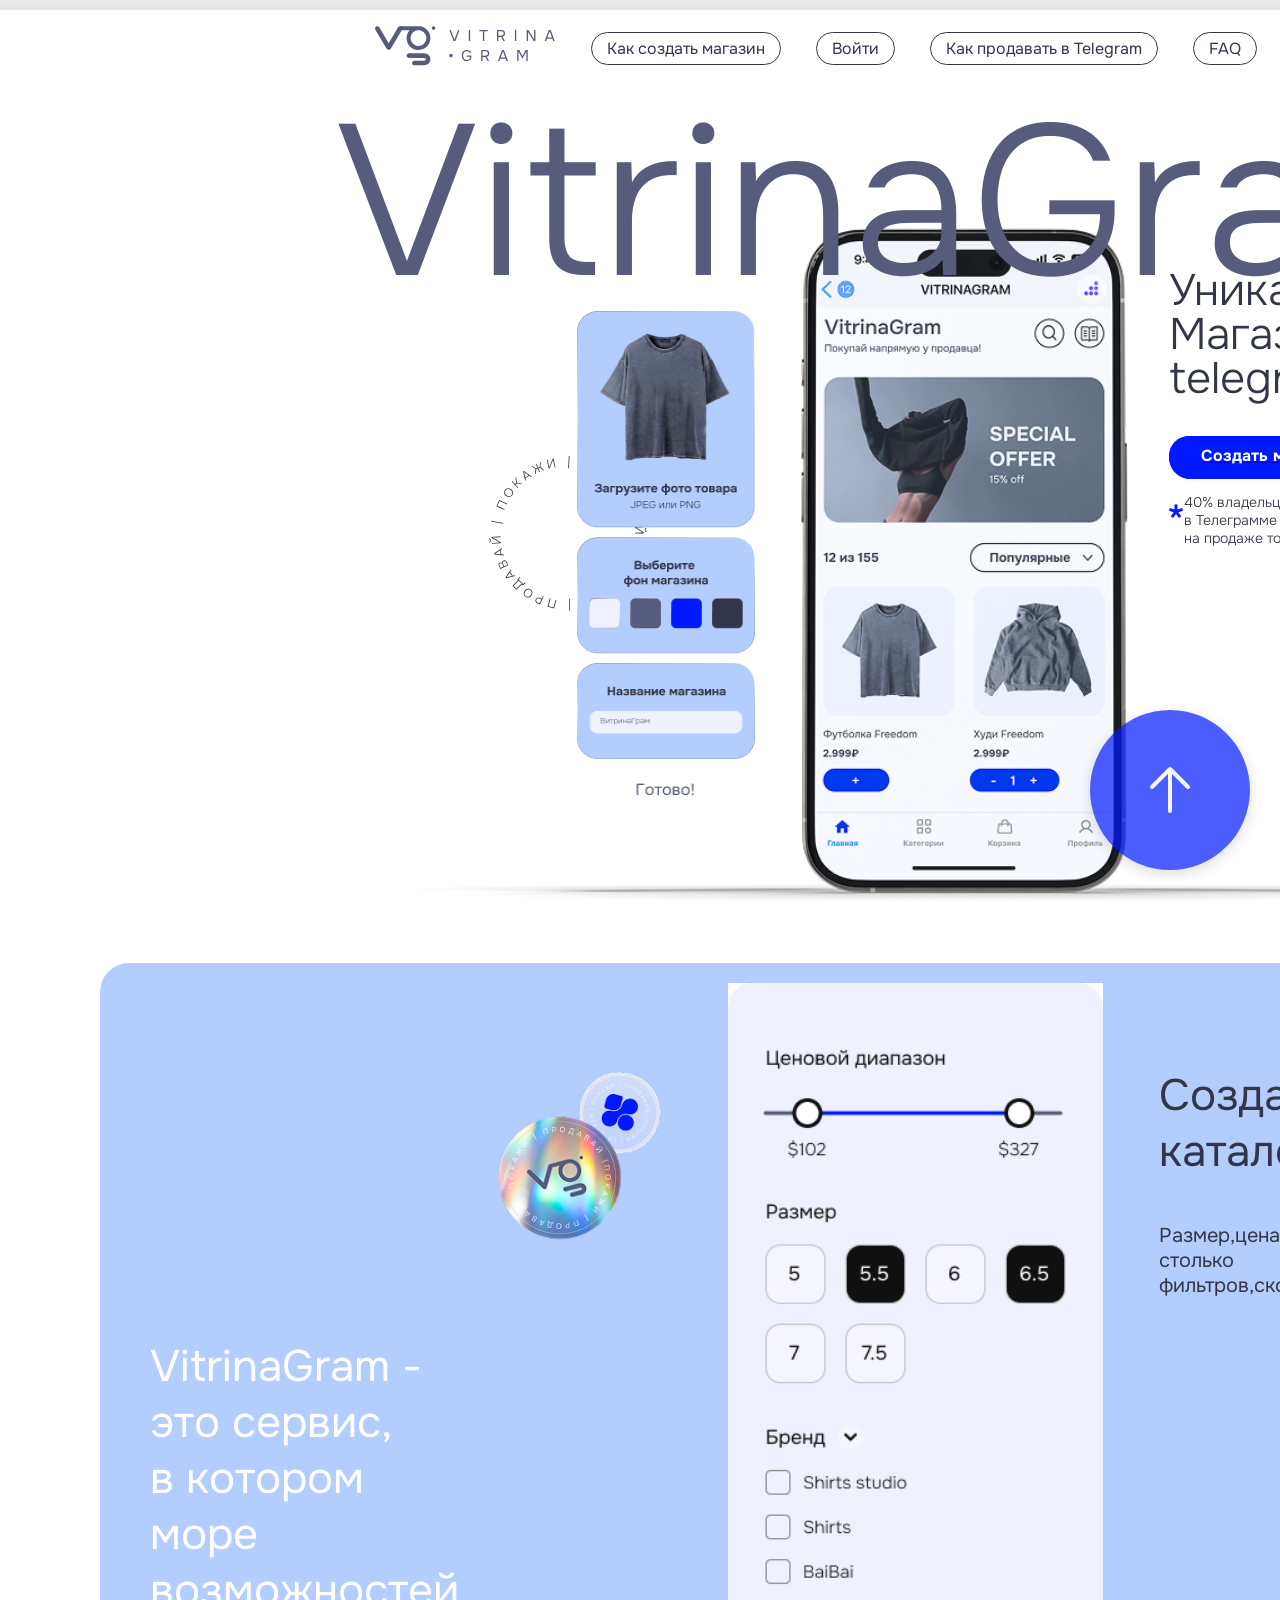
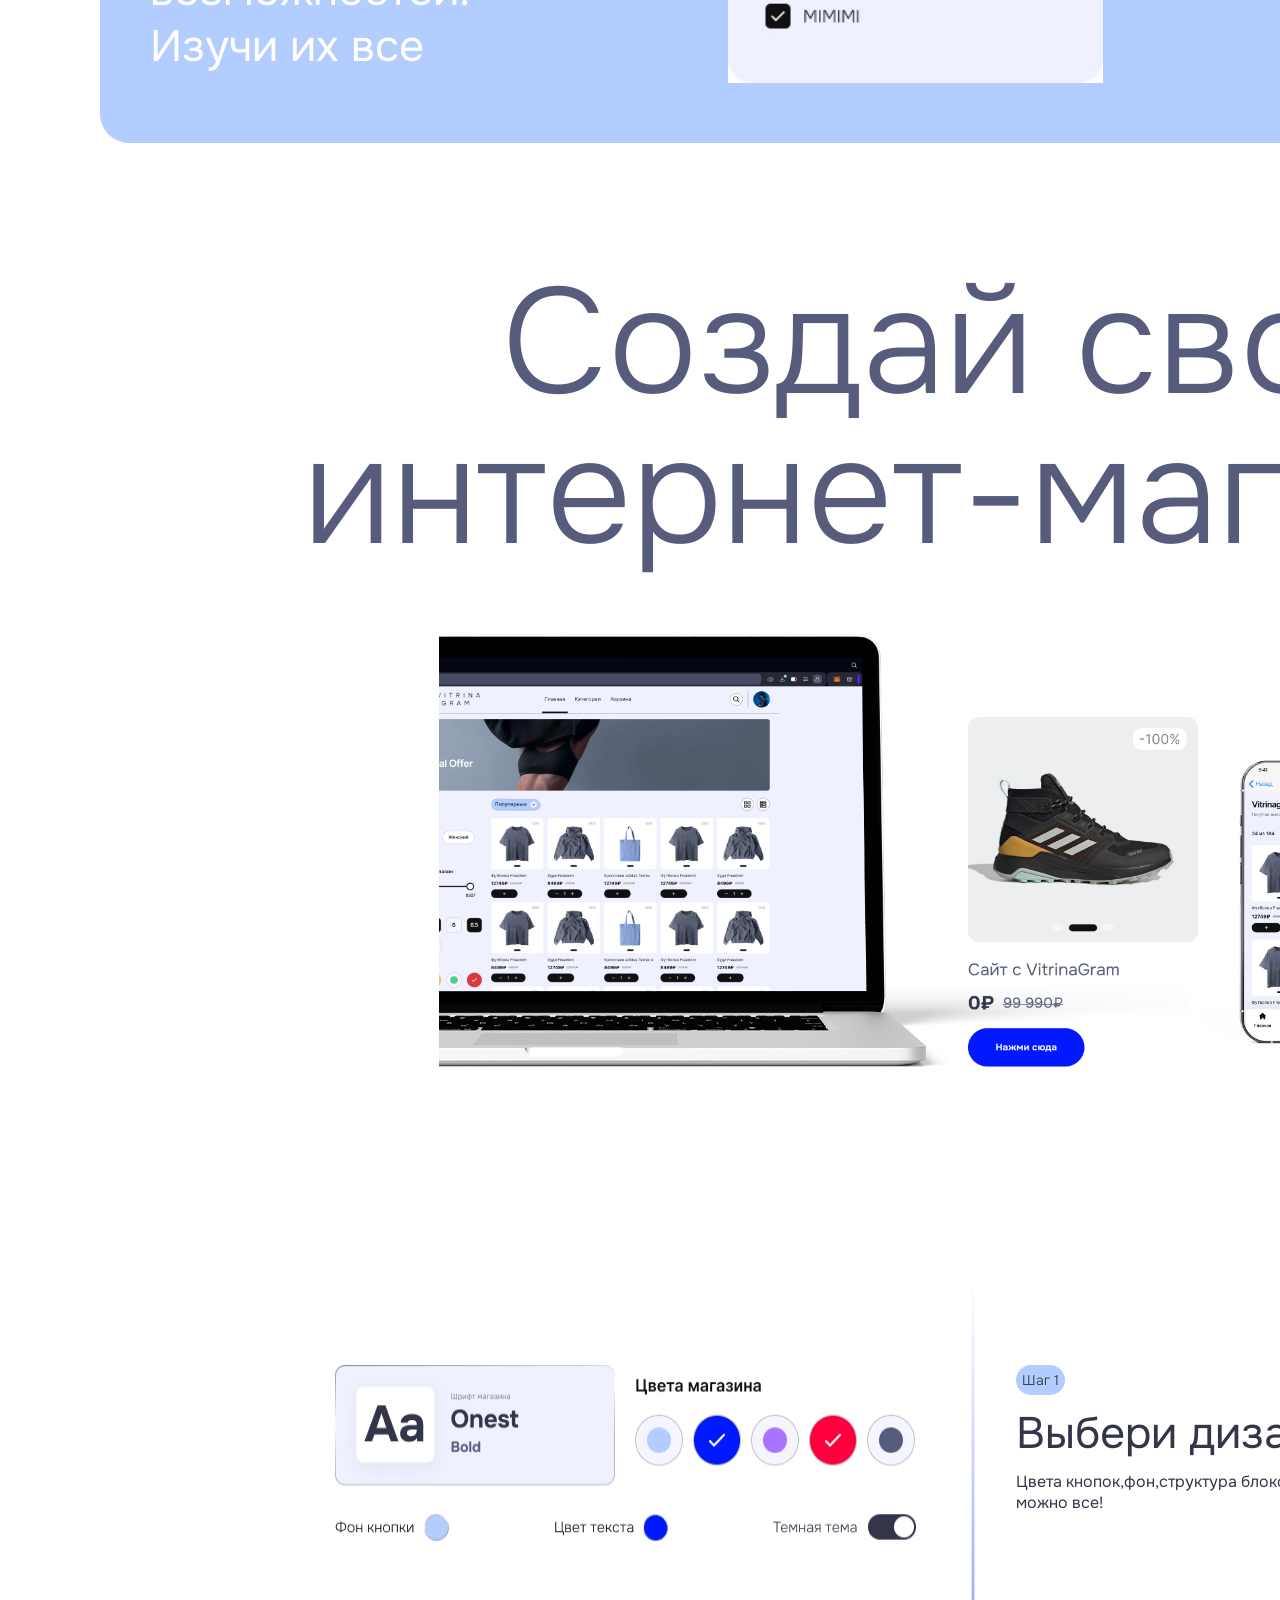
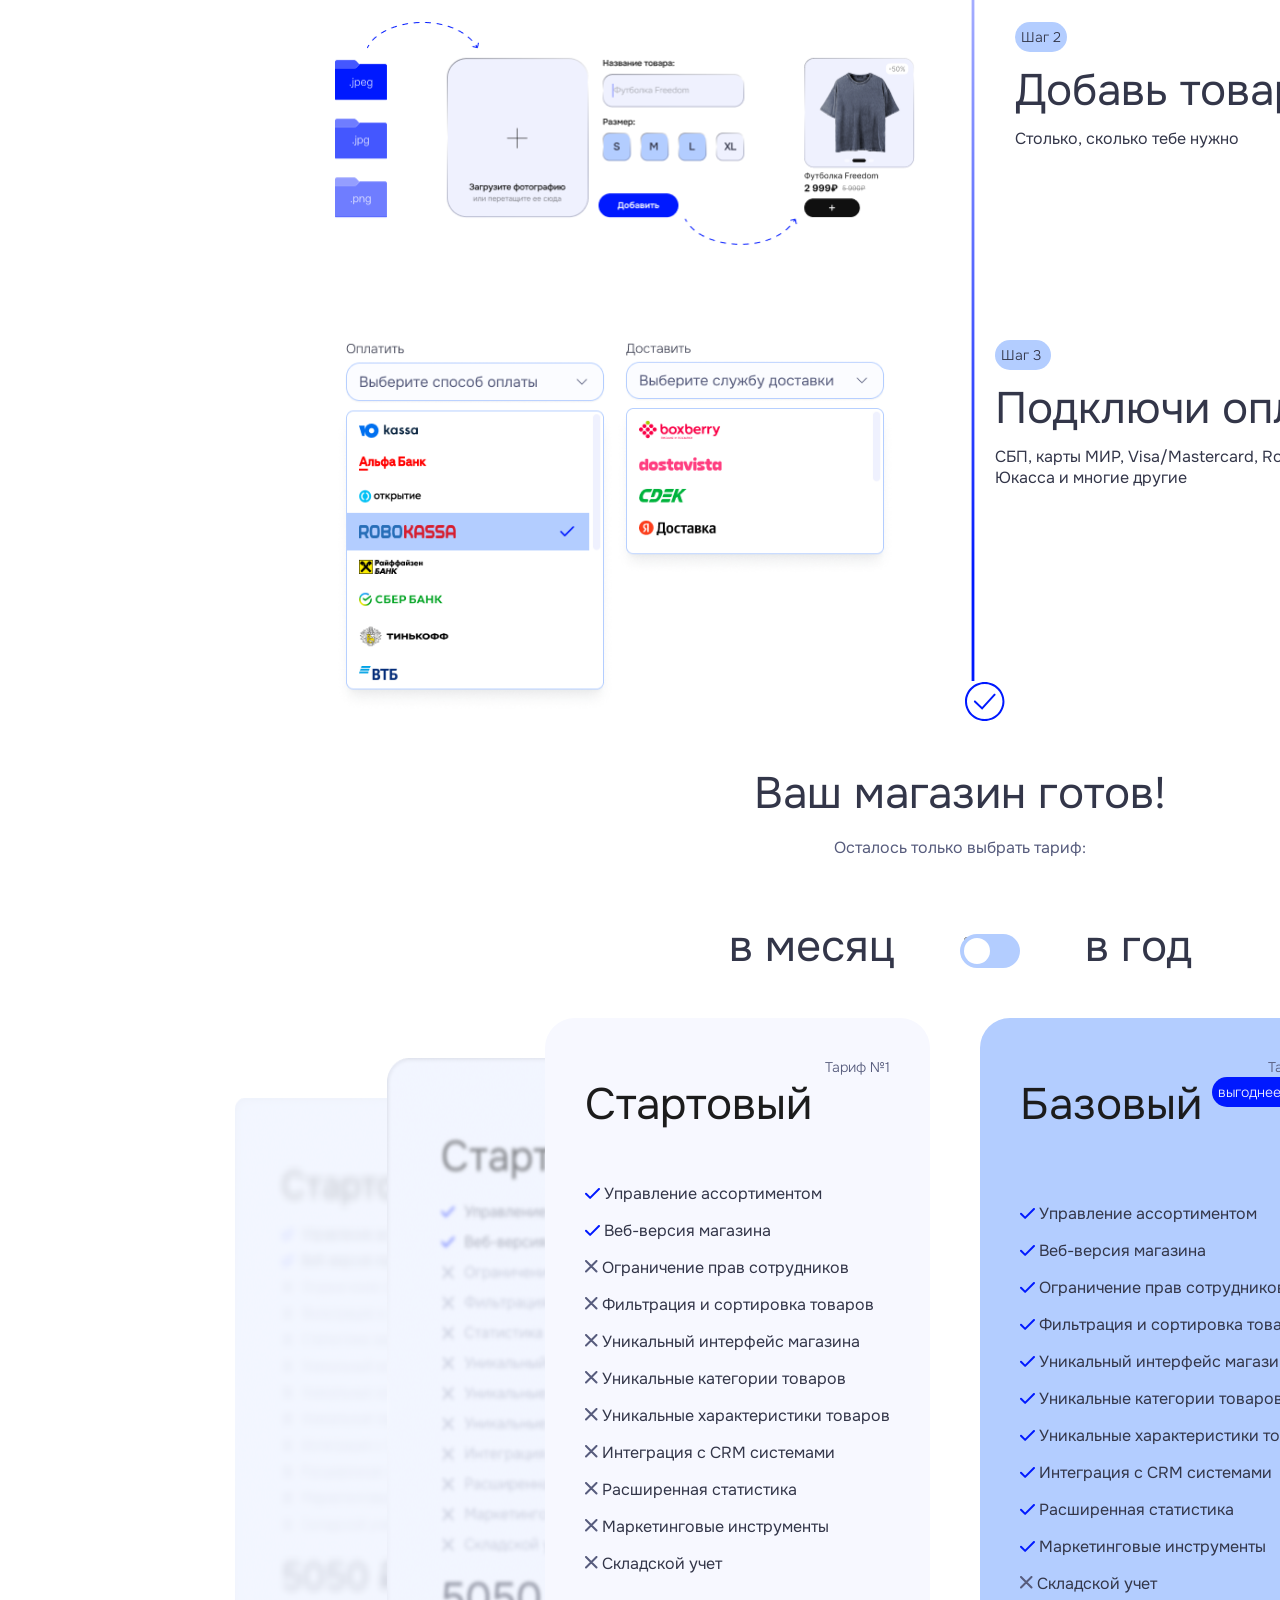
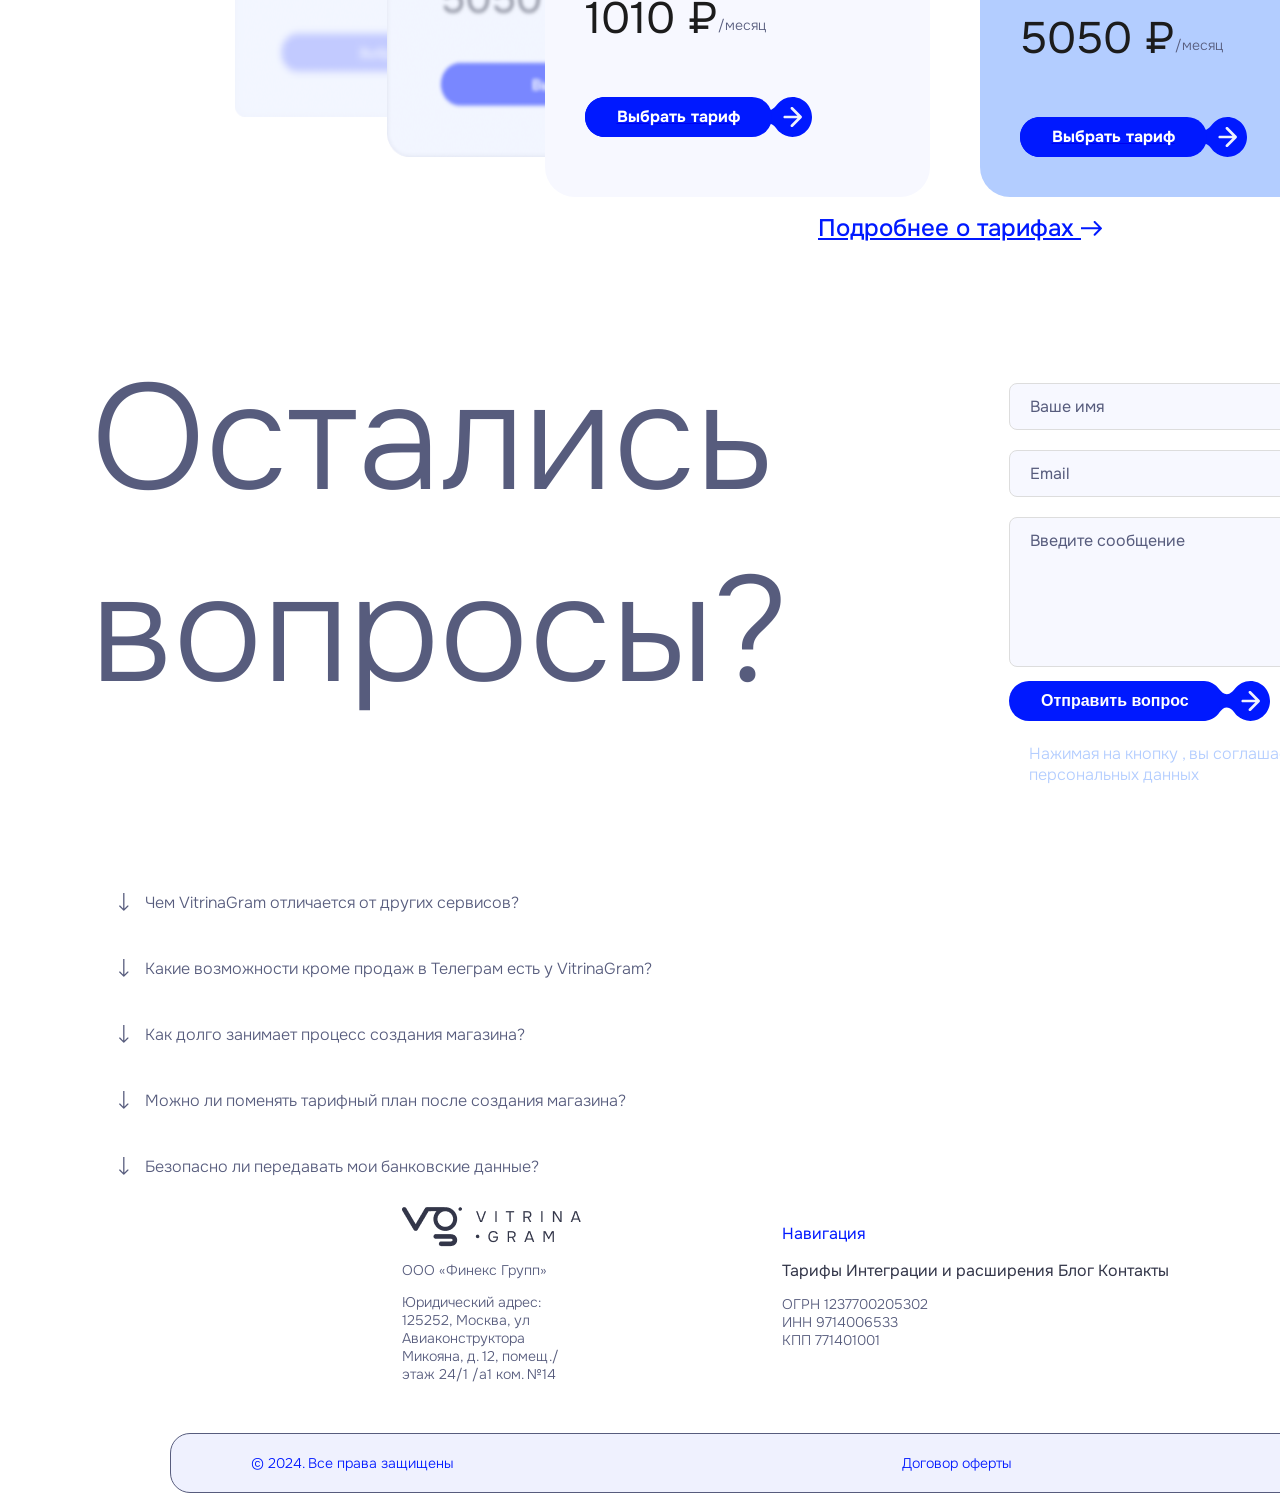
<file: index.html>
<!DOCTYPE html>
<html lang="ru">

<head>
    <meta charset="UTF-8">
    <meta name="viewport" content="width=device-width, initial-scale=1.0">
    <title>Document</title>
    <link rel="stylesheet" href="styles/style.css">
    <link rel="stylesheet" href="styles/fonts.css">
</head>

<body>
    <div class="applications" hidden>
        <section class="application">
            <div class="application__wrap">
                <h3 class="application__title"> Войдите в свой аккаунт</h3>
                <img class="click" src="images/strelkaotvnavopr.svg" alt="str">
            </div>
            <form action="123" class="application__form">
                <input class="application__input" type="text" placeholder="Имя">
                <input class="application__input" type="tel" placeholder="Телефон">
                <input class="application__input" type="email" placeholder="E-mail">
                <button class="application__button">Войти</button>
            </form>
        </section>
    </div>
    <div id="page-top">
        <header class="global-conteiner">
            <div class="conteiner">
                <nav class="nav">
                    <nav class="nav" id="mobileNav">
                        <ul class="list">
                            <li><a class="vitrinka" href="123"><img src="images/nazv.svg" alt="Витрина грам"></a></li>
                            <li class="item_sa"><a href="123">Как создать магазин</a></li>
                            <li class="item_sa"><button class="welcome__button">Войти</button></li>
                            <li class="item"><a href="123">Как продавать в Telegram</a></li>
                            <li class="item"><a href="123">FAQ</a></li>
                            <li class="item"><a href="123">Тарифы</a></li>
                            <li class="item"><a href="123">Контакты</a></li>
                        </ul>
                    </nav>
                </nav>
            </div>
        </header>
    </div>

    <div class="global-conteiner1">
        <div class="conteiner">
            <section class="section">
                <h1>VitrinaGram</h1>
                <div class="seller">
                    <img class="sell" src="images/sloganpokrugu.svg" alt="Продавай покажи">
                    <img class="download" src="images/tovar.png" alt="Загрузите фото товара" width="178" height="489">
                    <img class="phoness" src="images/phone1.png" alt="Телефон" width="1500" height="900">
                    <div class="panel">
                        <h2>Уникальный<br>Магазин в твоём<br>telegram-канале</h2>
                        <a class="create_shop" href="123"><span>Создать магазин</span></a>
                        <div class="create">
                            <img src="images/zvezdochka.svg" alt="Звездочка" width="15" height="15">
                            <p>40% владельцев каналов<br>в Телеграмме зарабатывают <br> на продаже товаров каждый
                                день
                            </p>
                        </div>
                    </div>
                </div>
            </section>
        </div>
    </div>
    <div class="conteinertwo">
        <section class="features">
            <div class="vitrina">
                <h2>VitrinaGram - <br>это сервис,<br>в котором море<br> возможностей.<br class="colors">Изучи их все
                </h2>
            </div>
            <div class="ikonki">
                <img class="ikon" src="images/ikon.png" alt="Иконка" width="100" height="100">
                <img class="ikonvg" src="images/ikonvg.png" alt="Иконка vg" width="150" height="150">
            </div>
            <img class="sendiap" src="images/sendiap.jpg" alt="Ценовой диапозон" width="400" height="700">
            <div class="catalog">
                <p class="create">Создавай<br> каталоги</p>
                <p class="size">Размер,цена,пол - добавь столько<br> фильтров,сколько тебе нужно</p>

            </div>
            <div class="arrow">
                <img src="images/strelkabel.svg" alt="Стрелка" width="150" height="150">
            </div>
            <div class="statistics">
                <p class="track">Отслеживай <br> статистику</p>
                <p class="order">В твоём распоряжении личный<br> кабинет со всеми показателями</p>
            </div>
            <div class="personal_accaunt">
                <img src="images/ikonkasprava.png" alt="Иконки справа">
            </div>
        </section>
    </div>

    <section class="block">
        <h2>Создай свой<br> интернет-магазин</h2>
        <div class="conteiner">
            <div class="cont">
                <img class="pk" src="images/comp1.png" alt="Компьютер" width="750" height="450">
                <img src="images/kross.png" alt="Кросовок" width="230" height="350">
                <img src="images/phone.png" alt="Телефон2" width="280" height="350">
            </div>
        </div>
    </section>
    <div class="global-conteiner">
        <section class="choice">
            <img class="check_mark" src="images/poloska.svg" alt="Полоска" width="1076" height="1000">
            <div class="design">
                <img class="check" src="images/shag1.png" alt="Цвета магазина" width="581" height="182">
                <div class="step_desk">
                    <p class="step">Шаг 1</p>
                    <p class="choise">Выбери дизайн</p>
                    <p class="change">Цвета кнопок,фон,структура блоков - менять<br> можно все!</p>
                </div>
            </div>
            <div class="products">
                <img class="check" src="images/shag2.png" alt="Добавить товар" width="580" height="223">
                <div class="step_desk">
                    <p class="step">Шаг 2</p>
                    <p class="choise">Добавь товары</p>
                    <p class="change">Столько, сколько тебе нужно</p>
                </div>
            </div>
            <div class="payment">
                <img class="check1" src="images/shag3.png" alt="Оплатить" width="280" height="372">
                <img class="check1" src="images/shag31.png" alt="Доставить" width="280" height="236">
                <div class="step_desk">
                    <p class="step">Шаг 3</p>
                    <p class="choise">Подключи оплату</p>
                    <p class="change">СБП, карты МИР, Visa/Mastercard, Robokassa, <br>Юкасса и многие другие</p>
                </div>
            </div>
            <div class="end">
                <img class="mark_circle" src="images/alochka.svg" alt="Галочка в конце">
                <p class="add">Ваш магазин готов!</p>
                <p class="need">Осталось только выбрать тариф:</p>
            </div>
        </section>
    </div>
    <section class="rate">
        <div class="period">
            <p class="month_year">в месяц</p>
            <label class="switch">
                <input type="checkbox">
                <span class="slider"></span>
            </label>
            <p class="month_year">в год</p>
        </div>

        <div class="tarif_plan">
            <img class="start-background-two" src="images/start2.png" alt="Стартовый">
            <img class="start-background" src="images/start1.png" alt="Стартовый">

            <div class="starting">
                <p class="rate-items">Тариф №1</p>
                <p class="start-base">Стартовый</p>
                <p class="items"><img src="images/galochka.svg" alt="Галочка"> Управление ассортиментом</p>
                <p class="items"><img src="images/galochka.svg" alt="Галочка"> Веб-версия магазина</p>
                <p class="items-base"><img src="images/krest.svg" alt="Галочка"> Ограничение прав сотрудников</p>
                <p class="items-base"><img src="images/krest.svg" alt="Галочка"> Фильтрация и сортировка товаров</p>
                <p class="items-base"><img src="images/krest.svg" alt="Галочка"> Уникальный интерфейс магазина</p>
                <p class="items-base"><img src="images/krest.svg" alt="Галочка"> Уникальные категории товаров</p>
                <p class="items-base"><img src="images/krest.svg" alt="Галочка"> Уникальные характеристики товаров
                </p>
                <p class="items-base"><img src="images/krest.svg" alt="Галочка"> Интеграция с CRM системами</p>
                <p class="items-base"><img src="images/krest.svg" alt="Галочка"> Расширенная статистика</p>
                <p class="items-base"><img src="images/krest.svg" alt="Галочка"> Маркетинговые инструменты</p>
                <p class="items-base"><img src="images/krest.svg" alt="Крест"> Складской учет</p>
                <div class="price">
                    <p class="start-base">1010 ₽</p>
                    <p class="rate-item">/месяц</p>

                </div>
                <a class="tariff" href="11"><span>Выбрать тариф</span></a>
            </div>

            <div class="base">
                <p class="rate-items">Тариф №2</p>
                <div class="benefits">
                    <p class="start-base">Базовый</p>
                    <p class="benefit">выгоднее на 16%</p>
                </div>
                <p class="items-base"><img src="images/galochka.svg" alt="Галочка"> Управление ассортиментом</p>
                <p class="items-base"><img src="images/galochka.svg" alt="Галочка"> Веб-версия магазина</p>
                <p class="items-base"><img src="images/galochka.svg" alt="Галочка"> Ограничение прав сотрудников</p>
                <p class="items-base"><img src="images/galochka.svg" alt="Галочка"> Фильтрация и сортировка товаров
                </p>
                <p class="items-base"><img src="images/galochka.svg" alt="Галочка"> Уникальный интерфейс магазина
                </p>
                <p class="items-base"><img src="images/galochka.svg" alt="Галочка"> Уникальные категории товаров</p>
                <p class="items-base"><img src="images/galochka.svg" alt="Галочка"> Уникальные характеристики
                    товаров
                </p>
                <p class="items-base"><img src="images/galochka.svg" alt="Галочка"> Интеграция с CRM системами</p>
                <p class="items-base"><img src="images/galochka.svg" alt="Галочка"> Расширенная статистика</p>
                <p class="items-base"><img src="images/galochka.svg" alt="Галочка"> Маркетинговые инструменты</p>
                <p class="items-base"><img src="images/krest.svg" alt="Крест"> Складской учет</p>
                <div class="price">
                    <p class="start-base">5050 ₽</p>
                    <p class="rate-item">/месяц</p>
                </div>
                <a class="tariff" href="11"><span>Выбрать тариф</span></a>
            </div>

            <img class="start-background-base" src="images/base1.png" alt="Базовый">
            <img class="start-background-base-two" src="images/baze2.png" alt="Базовый">
        </div>

        <p class="details"><a href="123">Подробнее о тарифах <img src="images/strelkasintyaa.svg" alt="Стрелка"></a>
        </p>
    </section>

    <footer class="cont">
        <div class="questions">
            <p class="other">Остались <br> вопросы?</p>
            <div class="email-form">
                <input class="name-input" type="text" name="username" placeholder="Ваше имя">
                <input class="email-input" type="email" name="email" placeholder="Email">
                <textarea class="message-input" name="message" placeholder="Введите сообщение"></textarea>
                <button class="submit-btn" type="submit"><span>Отправить вопрос</span></button>
                <p class="background-text">Нажимая на кнопку , вы соглашаетесь с политикой обработки персональных
                    данных
                </p>
            </div>
        </div>


        <div class="faq-wrapper">
            <details class="faq-item">
                <summary class="faq-question">
                    <img class="faq-arrow" src="images/vniz.svg" alt="▼">
                    <span>Чем VitrinaGram отличается от других сервисов?</span>
                </summary>
                <div class="faq-answer">
                    <p>VitrinaGram полностью интегрирован с Telegram, предлагает удобное управление товарами, низкие
                        комиссии и круглосуточную поддержку. В отличие от других сервисов, у нас нет скрытых
                        платежей.</p>
                </div>
            </details>

            <details class="faq-item">
                <summary class="faq-question">
                    <img class="faq-arrow" src="images/vniz.svg" alt="▼">
                    <span>Какие возможности кроме продаж в Телеграм есть у VitrinaGram?</span>
                </summary>
                <div class="faq-answer">
                    <p>Веб-версия магазина, интеграция с CRM, детальная статистика, маркетинговые инструменты
                        (скидки, промокоды, рассылки) и складской учет.</p>
                </div>
            </details>

            <details class="faq-item">
                <summary class="faq-question">
                    <img class="faq-arrow" src="images/vniz.svg" alt="▼">
                    <span>Как долго занимает процесс создания магазина?</span>
                </summary>
                <div class="faq-answer">
                    <p>Процесс создания магазина обычно занимает от 1 до 3 дней - все зависит от вашего количества
                        товаров, подключаемого пакета и имеющегося энтузиазма!</p>
                </div>
            </details>

            <details class="faq-item">
                <summary class="faq-question">
                    <img class="faq-arrow" src="images/vniz.svg" alt="▼">
                    <span>Можно ли поменять тарифный план после создания магазина?</span>
                </summary>
                <div class="faq-answer">
                    <p>Да, в любой момент в личном кабинете. Разница при переходе на другой тариф пересчитывается
                        автоматически.</p>
                </div>
            </details>

            <details class="faq-item">
                <summary class="faq-question">
                    <img class="faq-arrow" src="images/vniz.svg" alt="▼">
                    <span>Безопасно ли передавать мои банковские данные?</span>
                </summary>
                <div class="faq-answer">
                    <p>Да! Все данные передаются в зашифрованном виде. Мы работаем только с лицензированными
                        платежными системами (СБП, ЮKassa, Robokassa).</p>
                </div>
            </details>
        </div>
        <div class="information">
            <div class="separate">
                <div class="additional_information">
                    <img class="image" src="images/nazv2.png" alt="vitrina">
                    <p>ООО «Финекс Групп»</p>
                    Юридический адрес:<br>125252, Москва, ул <br>
                    Авиаконструктора <br> Микояна, д. 12, помещ./<br>этаж 24/1
                    /а1 ком. №14
                </div>
                <div class="navigation">
                    <p class="nav__link_active">Навигация</p>
                    <nav class="nav">
                        <a class="nav__link" href="#">Тарифы</a>
                        <a class="nav__link" href="#">Интеграции и расширения</a>
                        <a class="nav__link" href="#">Блог</a>
                        <a class="nav__link" href="#">Контакты</a>
                    </nav>
                    <p class="ogrn">ОГРН 1237700205302<br>ИНН 9714006533<br>КПП 771401001</p>
                </div>
                <div class="contact">
                    <p class="nav__link_active1">Контакты</p>
                    <nav class="contacts">
                        <a href="123">Телеграм</a>
                        <p>info@vitrinagram.ru
                        <p>+7 (925) 701-65-40</p>
                    </nav>
                </div>
            </div>
            <a class="up" href="#page-top"><img src="images/vvverh.svg" alt="Вверх"></a>
        </div>
        <div class="footer-container">
            <a href="#" class="footer-link">© 2024. Все права защищены</a>
            <a href="#" class="footer-link">Договор оферты</a>
            <a href="#" class="footer-link">Политика конфиденциальности</a>
        </div>
    </footer>
    <script src="js/script.js"></script>
</body>

</html>
</file>
<file: styles/style.css>
.list {
        display: flex;
        list-style-type: none;
        gap: 35px;
        align-items: center;
        justify-content: flex-start;

    }

    body {
        width: 1920px;
        margin: auto;
        box-shadow: 0px 0px 20px 17px #e3e3e3;
    }

    .item_sa a,
    .item a {
        font-family: 'Onest', sans-serif;
        font-weight: 400;
        color: #333649;
        text-decoration: none;
        border-radius: 35px;
        border: 1px solid #333649;
        padding: 5px 15px 5px 15px;
        font-size: 16px;
    }
.nav__link_active
    body {
        background-color: #EFF1FE;
    }

    .section h1 {
        font-size: 214px;
        line-height: 100%;
        font-weight: 300;
        color: #575C7D;
        margin: 0;
    }

    .section h2 {
        font-size: 44px;
        line-height: 100%;
        font-weight: 300;
    }

    .section p {
        font-size: 14px;
        font-weight: 300;
    }

    .create_shop {
        font-family: 'Onest', sans-serif;
        text-align: center;
        border: none;
        background-color: transparent;
        background-image: url("../images/button-with-arrow-right.svg");
        background-size: auto 100%;
        background-repeat: no-repeat;
        padding: 0 50px 3px 0;
        display: flex;
    }

    .create_shop span {
        font-size: 16px;
        line-height: 100%;
        font-weight: 700;
        padding: 12px 32px;
        background-color: #0019FF;
        color: white;
        border-radius: 50px;
    }

    .arrow {
        border-radius: 35px;
        background-color: #0019FF;
        border: none;
        padding: 5px;
        color: #EFF1FE;
    }


    .vitrina h2 {
        font-family: 'Onest', sans-serif;
        font-size: 44px;
        font-weight: 400;
        text-align: left;
        color: #FFFFFF;
        display: flex;

    }

    .create {
        font-family: 'Onest', sans-serif;
        font-size: 44px;
        font-weight: 400;
        text-align: left;
        color: #333649;
    }

    .size {
        font-family: 'Onest', sans-serif;
        font-size: 20px;
        font-weight: 400;
        text-align: left;
        color: #333649;
    }

    .order {
        font-family: 'Onest', sans-serif;
        font-size: 20px;
        font-weight: 400;
        text-align: left;
        color: #333649;
    }

    .track {
        font-family: 'Onest', sans-serif;
        font-size: 44px;
        font-weight: 400;
        text-align: left;
        color: #333649;
    }


    .block h2 {
        font-family: 'Onest', sans-serif;
        font-weight: 300;
        font-size: 150px;
        line-height: 100%;
        text-align: center;
        color: #575C7D;
    }

    .choise {
        font-family: 'Onest', sans-serif;
        font-size: 44px;
        font-weight: 400;
        text-align: left;
        color: #333649;
        margin-bottom: 10px;
        margin-top: 10px;
    }

    .change {
        font-family: 'Onest', sans-serif;
        font-size: 16px;
        font-weight: 400;
        text-align: left;
        color: #333649;
    }

    .step {
        font-family: 'Onest', sans-serif;
        color: #333649;
        font-weight: 300;
        text-align: left;
        font-size: 14px;
        border-radius: 26px;
        padding: 6px;
        background-color: #B3CDFF;
        margin: 0px 316px 0px 0px;
        display: flex;
    }

    .add {
        font-family: 'Onest', sans-serif;
        font-size: 44px;
        font-weight: 400;
        text-align: center;
        color: #333649;
        margin-bottom: 0px;
    }

    .need {
        font-family: 'Onest', sans-serif;
        font-size: 16px;
        font-weight: 400;
        text-align: center;
        color: #575C7D;
    }

    .switch {
        position: relative;
        display: inline-block;
        width: 60px;
        height: 34px;
        margin: 60px 65px 0px 65px;
    }

    .slider {
        position: absolute;
        cursor: pointer;
        top: 0;
        left: 0;
        right: 0;
        bottom: 0;
        background-color: #B3CDFF;
        border-radius: 34px;
    }

    .slider::before {
        content: "";
        position: absolute;
        height: 26px;
        width: 26px;
        left: 4px;
        bottom: 4px;
        background-color: #FFFFFF;
        border-radius: 50%;
        transition: transform 0.8s;
    }

    input:checked+.slider::before {
        transform: translateX(26px);
    }

    .month_year {
        font-family: 'Onest', sans-serif;
        font-size: 44px;
        font-weight: 400;
        text-align: right;
        color: #333649;
    }

    .starting {
        list-style-type: none;
        border-radius: 30px;
        background-color: #F7F8FF;
        padding: 40px;
        display: inline-block;
    }

    .rate-item {
        font-family: 'Onest', sans-serif;
        font-weight: 300;
        font-size: 14px;
        text-align: left;
        color: #575C7D;
    }

    .start {
        font-family: 'Onest', sans-serif;
        font-weight: 400;
        font-size: 44px;
        text-align: left;
        color: #1C1C1C;
    }

    .items {
        font-family: 'Onest', sans-serif;
        font-weight: 400;
        font-size: 16px;
        text-align: left;
        color: #333649;
    }

    .list-item {
        font-family: 'Onest', sans-serif;
        font-weight: 400;
        font-size: 16px;
        text-align: left;
        color: #575C7D;
    }

    .tariff {
        font-family: 'Onest', sans-serif;
        text-align: center;
        border: none;
        background-color: transparent;
        background-image: url("../images/button-with-arrow-right.svg");
        background-size: auto 100%;
        background-repeat: no-repeat;
        padding: 0 50px 0 0;
        display: flex;
    }

    .tariff span {
        font-size: 16px;
        line-height: 100%;
        font-weight: 700;
        padding: 12px 32px;
        background-color: #0019FF;
        color: white;
        border-radius: 50px;
    }

    .base {
        list-style-type: none;
        border-radius: 30px;
        background-color: #B3CDFF;
        padding: 40px;
        margin-left: 50px;
        z-index: 0;
    }

    .rate-item {
        font-family: 'Onest', sans-serif;
        font-weight: 300;
        font-size: 14px;
        text-align: left;
        color: #575C7D;
        margin: 26px 0px 0px 0px;
    }

    .rate-items {
        font-family: 'Onest', sans-serif;
        font-weight: 300;
        font-size: 14px;
        text-align: left;
        color: #575C7D;
        margin: auto;
        display: flex;
        justify-content: end;
    }

    .rate-item-base {
        font-family: 'Onest', sans-serif;
        font-weight: 300;
        font-size: 14px;
        text-align: left;
        color: #575C7D;
        margin-top: 26px;
    }

    .start-base {
        font-family: 'Onest', sans-serif;
        font-weight: 400;
        font-size: 44px;
        text-align: left;
        color: #1C1C1C;
        margin: 0px 0px 51px 0px;
    }

    .items-base {
        font-family: 'Onest', sans-serif;
        font-weight: 400;
        font-size: 16px;
        text-align: left;
        color: #333649;
    }

    .list-item-base {
        font-family: 'Onest', sans-serif;
        font-weight: 400;
        font-size: 16px;
        text-align: left;
        color: #575C7D;
    }

    .tarif {
        font-family: 'Onest', sans-serif;
        text-align: center;
        border: none;
        background-color: transparent;
        background-image: url("../images/button-with-arrow-right.svg");
        background-size: auto 100%;
        background-position: center;
        background-repeat: no-repeat;
        padding: 0 50px 0 0;
        display: flex;
    }

    .tarif span {
        font-size: 16px;
        line-height: 100%;
        font-weight: 700;
        padding: 12px 32px;
        background-color: #0019FF;
        color: white;
        border-radius: 50px;
    }

    .benefit {
        font-family: 'Onest', sans-serif;
        font-weight: 300;
        border-radius: 15px;
        background-color: #0019FF;
        padding: 6px;
        color: #EFF1FE;
        font-size: 14px;
        margin-bottom: 0px;
    }

    .details a {
        font-family: 'Onest', sans-serif;
        font-weight: 500;
        font-size: 24px;
        color: #0019FF;
    }

    .details {
        text-align: center;
    }

    .other {
        font-family: 'Onest', sans-serif;
        font-weight: 300;
        font-size: 150px;
        text-align: left;
        color: #575C7D;
        margin-top: 0px;
        margin-right: 200px;
    }

    .name-input {
        width: 100%;
        padding: 12px 20px;
        margin: 10px 0;
        border: 1px solid #ddd;
        border-radius: 8px;
        box-sizing: border-box;
        font-size: 16px;
        background-color: #F7F8FF;
        font-family: 'Onest', sans-serif, Arial, sans-serif;
        font-weight: 400;
        color: #575C7D;
    }

    .email-form {
        max-width: 500px;
        padding: 20px;
        margin-top: 10px;
        margin-right: 300px;
    }

    .email-input {
        width: 100%;
        padding: 12px 20px;
        margin: 10px 0;
        border: 1px solid #ddd;
        border-radius: 8px;
        box-sizing: border-box;
        font-size: 16px;
        background-color: #F7F8FF;
        font-family: 'Onest', sans-serif, Arial, sans-serif;
        font-weight: 400;
        color: #575C7D;
    }

    .message-input {
        width: 100%;
        padding: 12px 20px;
        margin: 10px 0;
        border: 1px solid #ddd;
        border-radius: 8px;
        box-sizing: border-box;
        font-size: 16px;
        height: 150px;
        resize: vertical;
        background-color: #F7F8FF;
        font-family: 'Onest', sans-serif, Arial, sans-serif;
        font-weight: 400;
        color: #575C7D;
    }

    .faq-wrapper {
        margin-left: 100px;
        margin-right: 100px;
    }

    .submit-btn {
        border: none;
        background-color: transparent;
        background-image: url("../images/button-with-arrow-right.svg");
        background-size: auto 100%;
        background-position: center right;
        background-repeat: no-repeat;
        padding: 0 50px 0 0;
        display: flex;
    }

    .submit-btn span {
        font-size: 16px;
        line-height: 100%;
        font-weight: 700;
        padding: 12px 32px;
        background-color: #0019FF;
        color: white;
        border-radius: 50px;
    }

    .adapter {
        font-family: 'Onest', sans-serif;
        font-weight: 300;
        text-align: left;
        font-size: 28px;
        color: #575C7D;
        flex-direction: column;
        align-items: stretch;
        display: flex;
    }

    .adapter p {
        margin-top: 10px;
    }

    .active {
        border-radius: 35px;
        padding: 5px;
        background-color: #FFFFFF;
        margin-top: 10px;
        display: flex;
        margin-left: 171px;
        margin-right: 171px;
    }

    .down-arrow {
        margin-left: 40px;
        margin-right: 40px;
        margin-top: 10px;
    }

    .additional_information {
        font-family: 'Onest', sans-serif;
        font-weight: 300;
        font-size: 14px;
        text-align: left;
        color: #575C7D;
        display: flex;
        flex-direction: column;
        margin-right: 200px;
    }

    .nav__link_active,
    .nav__link_active1 {
        font-family: 'Onest', sans-serif;
        font-weight: 400;
        font-size: 16px;
        text-align: left;
        color: #0019FF;
    }

    .nav a {
        font-family: 'Onest', sans-serif;
        font-weight: 400;
        font-size: 16px;
        text-align: left;
        color: #333649;
        text-decoration: none;
        list-style-type: none;
    }

    .contacts a {
        font-family: 'Onest', sans-serif;
        font-weight: 400;
        font-size: 16px;
        text-align: left;
        color: #333649;
        text-decoration: none;
    }

    .contacts p {
        font-family: 'Onest', sans-serif;
        font-weight: 400;
        font-size: 16px;
        text-align: left;
        color: #333649;
        text-decoration: none;
    }

    .footer-container {
        margin-left: 170px;
        margin-right: 170px;
        display: flex;
        justify-content: space-between;
        align-items: center;
        border-radius: 20px;
        background-color: #EFF1FE;
        border: 1px solid #575C7D;
        padding: 20px 80px 20px 80px;

    }

    .footer-link {
        color: #0019FF;
        text-decoration: none;
        font-family: 'Onest', sans-serif;
        font-weight: 300;
        font-size: 14px;
    }

    .name-input::placeholder {
        font-family: 'Onest', sans-serif;
        font-weight: 400;
        color: #575C7D;
        background-color: #F7F8FF;
        font-size: 16px;

    }

    .email-input::placeholder {
        font-family: 'Onest', sans-serif;
        font-weight: 400;
        color: #575C7D;
        background-color: #F7F8FF;
        font-size: 16px;
    }

    textarea::placeholder {
        font-family: 'Onest', sans-serif;
        font-weight: 400;
        color: #575C7D;
        background-color: #F7F8FF;
        font-size: 16px;
    }

    .background-text {
        font-family: 'Onest', sans-serif;
        font-weight: 300;
        text-align: left;
        color: #B3CDFF;
        padding: 12px 20px;
        border: none;
        border-radius: 8px;
        cursor: pointer;
        font-size: 16px;
        width: 100%;
        margin-top: 10px;
    }

    .global-conteiner {
        margin: auto;
        width: 1250px;
        margin-top: 10px;
        flex-wrap: wrap;
    }

    .global-conteiner1 {
        margin: auto;
        width: 1250px;
        margin-top: 10px;
        flex-wrap: wrap;
    }

    .conteiner {
        display: flex;
        flex-direction: column;
    }

    .conteinertwo {
        display: flex;
        justify-content: flex-end;
        margin-left: 100px;
    }

    .section {
        font-family: 'Onest', sans-serif;
        color: #333649;
        display: flex;
        align-items: flex-start;
        flex-wrap: wrap;
        flex-direction: column;
        align-content: flex-start;
        margin-bottom: 50px;
    }

    .seller {
        display: flex;
        flex-direction: row;
    }

    .phoness {
        margin-right: -545px;
        margin-left: -541px;
        margin-top: -298px;
        z-index: -1;
    }

    .sell {
        margin-bottom: 157px;
        margin-left: 154px;
    }

    .download {
        margin-left: -70px;
    }

    .panel {
        display: flex;
        flex-direction: column;
        margin-top: -80px;
    }

    .create {
        font-family: 'Onest', sans-serif;
        font-size: 44px;
        color: #333649;
        text-align: left;
        font-weight: 400;
        display: flex;
    }

    .create img {
        margin-top: 25px;
    }

    .features {
        display: flex;
        flex-direction: row;
        background-color: #B3CDFF;
        border-radius: 29px;
        overflow-y: visible;
    }

    .vitrina {
        display: flex;
        flex-direction: row;
    }

    .vitrina h2 {
        margin-top: 375px;
        margin-left: 50px;
    }

    .ikonki {
        display: flex;
        flex-direction: column;
        margin-left: 15px;
    }

    .ikonvg {
        margin-top: -60px;
    }

    .ikon {
        margin-top: 100px;
        margin-left: 85px;
    }

    .sendiap {
        margin-top: 20px;
        margin-right: 56px;
        margin-left: 58px;
        margin-bottom: 20px;
    }

    .track {
        font-family: 'Onest', sans-serif;
        font-size: 44px;
        color: #333649;
        text-align: left;
        font-weight: 400;
    }

    .personal_accaunt {
        display: flex;
        margin-left: 50px;
    }

    .arrow {
        background-color: #B3CDFF;
        display: flex;
        margin-top: 484px;
        margin-right: 58px;
    }

    .statistics {
        margin-top: 460px;
    }

    .catalog {
        margin-right: -136px;
        margin-top: 60px;
    }

    .pk {
        margin-right: -225px;
        margin-top: -75px;
    }

    .design {
        display: flex;
        margin-bottom: 75px;
    }

    .products {
        display: flex;
        flex-direction: row;
        margin-bottom: 95px;
    }

    .payment {
        display: flex;
        flex-direction: row;
    }

    .step_desk {
        display: flex;
        flex-direction: column;
        margin-left: 100px;
    }

    .check_mark {
        margin-bottom: -920px;
        margin-left: 100px;
        margin-top: 200px;
    }

    .change {
        margin-top: 0px;
    }

    .mark_circle {
        margin: -30px 580px auto auto;
        display: flex;
    }

    .period {
        display: flex;
        margin: auto;
        justify-content: center;
    }

    .tarif_plan {
        display: flex;
        justify-content: center;
    }

    .price {
        display: flex;
        flex-direction: row;
    }

    .benefits {
        display: flex;
        flex-direction: row;
        margin-top: 10px;
        margin: 0px;
        margin-bottom: -20px;
    }

    .benefit {
        margin-top: 1px;
        margin-bottom: 100px;
        margin-left: 10px;
    }

    .start-background {
        margin: 40px -274px 40px 0px;
    }

    .start-background-base {
        margin: 40px 0px 40px -274px;
    }

    .start-background-two {
        margin: 80px -220px 80px 0px;
    }

    .start-background-base-two {
        margin: 80px 0px 80px -220px;
        z-index: -2;
    }

    .questions {
        display: flex;
        margin-top: 100px;
        justify-content: center;
    }

    .global-conteiner .down-arrow {
        margin-bottom: 10px;
    }

    .information {
        display: flex;
        justify-content: space-around;
        margin-top: 0px;
        margin-bottom: 50px;
    }

    .separate {
        display: flex;
    }

    .ogrn {
        font-family: 'Onest', sans-serif;
        font-weight: 300;
        font-size: 14px;
        text-align: left;
        color: #575C7D;
    }

    .navigation {
        margin-right: 200px;
    }

    @media screen and (max-width: 1024px) {
        body {
            display: flex;
            flex-direction: column;
        }

        .global-conteiner1 {
            width: 100%;
            padding: 0 20px;
            margin: 0 auto;
        }

        .conteinertwo {
            margin-left: 0;
            padding: 0 20px;
        }

        .seller {
            flex-direction: column;
            align-items: center;
        }

        .phoness {
            display: none;
        }

        .sell {
            margin: 0 auto;
        }

        .download {
            margin: 0 auto;
        }

        .panel {
            margin-top: 20px;
            align-items: center;
            text-align: center;
        }

        .features {
            flex-direction: column;
            padding: 30px 20px;
        }

        .vitrina h2 {
            margin-top: 0;
            margin-left: 0;
            text-align: center;
        }

        .ikonki {
            flex-direction: row;
            justify-content: center;
            margin: 20px 0;
        }

        .ikon {
            margin: 0;
        }

        .ikonvg {
            margin: 0;
        }

        .sendiap {
            margin: 20px auto;
        }

        .catalog {
            margin: 20px 0;
            text-align: center;
        }

        .statistics {
            margin-top: 20px;
            text-align: center;
        }

        .arrow {
            display: none;
        }

        .personal_accaunt {
            margin-left: 0;
            justify-content: center;
        }

        .block h2 {
            font-size: 60px;
        }

        .pk {
            margin-right: 0;
            margin-top: 0;
            max-width: 100%;
        }

        .design,
        .products,
        .payment {
            flex-direction: column;
            margin-bottom: 40px;
        }

        .step_desk {
            margin-left: 0;
            text-align: center;
        }

        .check_mark {
            display: none;
        }

        .mark_circle {
            margin: 20px auto;
        }

        .tarif_plan {
            flex-direction: column;
            align-items: center;
        }

        .base {
            margin-left: 0;
            margin-top: 30px;
        }

        .start-background,
        .start-background-two,
        .start-background-base,
        .start-background-base-two {
            display: none;
        }

        .questions {
            flex-direction: column;
            align-items: center;
        }

        .other {
            font-size: 60px;
            text-align: center;
            margin-right: 0;
        }

        .email-form {
            margin-right: 0;
            max-width: 100%;
        }

        .active {
            margin-left: 0;
            margin-right: 0;
        }

        .adapter p {
            font-size: 18px;
        }

        .separate {
            flex-direction: column;
            gap: 30px;
        }

        .additional_information {
            margin-top: 70px;
            text-align: center;
        }

        .navigation {
            margin-right: 0;
            text-align: center;
        }

        .contact {
            text-align: center;
        }

        .footer-container {
            margin-left: 20px;
            margin-right: 20px;
            flex-direction: column;
            gap: 15px;
            padding: 20px;
        }

        .information {
            flex-direction: column;
            align-items: center;
            gap: 30px;
        }
    }

    @media screen and (max-width: 768px) {
        body {
            display: flex;
            flex-direction: column;
        }
        .navigation{
            margin-left: 32px;
        }
        .nav__link_active{
            margin-left: 20px;
        }
        .nav__link_active1{
            margin-left: 37px;
        }
        .global-conteiner1 {
            width: 100%;
            padding: 0 20px;
            margin: 0 auto;
        }

        .conteinertwo {
            margin-left: 0;
            padding: 0 20px;
        }

        .seller {
            flex-direction: column;
            align-items: center;
        }

        .pk {
            display: none;
        }

        .switch {
            margin: 15px;
        }

        .adapter {
            display: none;
        }

        .item {
            display: none;
        }

        .check {
            width: 300px;
            height: 100px;
        }

        .check1 {
            width: 100px;
            height: 100px;
            margin-left: 100px;
        }

        .features {
            display: none;
        }

        .global-conteiner1 {
            width: 100%;
            margin-left: -20px;
        }

        .step {
            margin-right: 245px;
        }

        .global-conteiner {
            width: 100px;
            display: flex;
            margin-left: 0px;
        }

        .sell {
            display: none;
        }

        .conteiner {
            margin-left: auto;
            margin-right: auto;
        }
        .section{
            margin-left: auto;
            margin-right: auto;
        }

        .choice {
            margin-left: 40px;
        }

        .seller {
            flex-direction: column;
        }

        .item a {
            font-size: 12px;
            padding: 4px 12px;
            white-space: nowrap;
        }

        .section h1 {
            display: none;
        }

        .panel h2 {
            font-size: 28px;
        }

        .create_shop span {
            font-size: 14px;
            padding: 10px 24px;
        }

        .create p {
            font-size: 12px;
        }

        .vitrina h2 {
            font-size: 28px;
        }

        .create,
        .track {
            font-size: 28px;
        }

        .size,
        .order {
            font-size: 14px;
        }

        .block h2 {
            font-size: 40px;
        }

        .choise {
            font-size: 24px;
        }

        .add {
            font-size: 28px;
        }

        .month_year {
            font-size: 20px;
        }

        .start-base {
            font-size: 28px;
        }

        .other {
            font-size: 40px;
            margin-bottom: 0px;
            margin-top: 10px;
        }

        .adapter p {
            font-size: 16px;
        }

        .down-arrow {
            width: 20px;
            margin-left: 10px;
            margin-right: 10px;
        }

        .active {
            padding: 10px;
        }

        .footer-link {
            font-size: 11px;
        }

        .nav {
            margin-left: -40px;
        }

        .item_sa a {
            display: block;
            text-align: center;
            padding: 20px;
            font-size: 16px;
        }

        @media only screen and (max-width: 768px) {
            .up {
                padding: 10px;
                bottom: 20px;
                right: 20px;
            }

            .up img {
                width: 40px;
                height: 40px;
            }
        }

        .item:hover {
            color: #77849d;
        }

        .create_shop {
            transition: transform 0.3s ease, opacity 0.3s ease;
        }

        .create_shop:hover {
            transform: scale(1.05);
            opacity: 0.9;
        }

        .submit-btn {
            transition: transform 0.3s ease, opacity 0.3s ease;
        }

        .submit-btn:hover {
            transform: scale(1.05);
            opacity: 0.9;
        }

        .tariff {
            transition: transform 0.3s ease, opacity 0.3s ease;
        }
        .tariff:hover {
            transform: scale(1.05);
            opacity: 0.9;
        }

        .base {
            transition: transform 0.3s ease, opacity 0.3s ease;
        }

        .base:hover {
            transform: scale(1.05);
            opacity: 0.9;
        }

        .starting {
            transition: transform 0.3s ease, opacity 0.3s ease;
        }

        .starting:hover {
            transform: scale(1.05);
            opacity: 0.9;
        }

        .item a:hover,
        .item_sa a:hover {
            transform: scale(1.2);
            background-color: #D3D3D3;
            border-color: #D3D3D3;
            color: #555555;
            display: inline-block;
        }

        .benefit {
            display: inline-block;
            animation: pulse 1.5s ease-in-out infinite;
        }

        .active {
            transition: transform 0.3s ease, opacity 0.3s ease;
        }

        .active:hover {
            transform: scale(1.05);
            opacity: 0.9;
        }

        @keyframes pulse {
            0% {
                transform: scale(1);
            }

            50% {
                transform: scale(1.1);
            }

            100% {
                transform: scale(1);
            }
        }

        html {
            scroll-behavior: smooth;
        }

        .up {
            display: inline-block;
            transition: transform 0.3s ease;
        }

        .up:hover {
            transform: translateY(-5px);
        }

        .up {
            position: fixed;
            bottom: 30px;
            right: 30px;
            display: inline-block;
            cursor: pointer;
            transition: all 0.3s ease;
            opacity: 0.7;
            z-index: 999;
            background-color: #0019FF;
            border-radius: 50%;
            padding: 30px;
            box-shadow: 0 4px 15px rgba(0, 0, 0, 0.2);
        }

        .up img {
            width: 100px;
            height: 100px;
        }
    }


    .faq-item {
        background-color: #FFFFFF;
        border-radius: 35px;
        margin-bottom: 15px;
        padding: 10px 25px;
        display: block;
    }

    .faq-question {
        display: flex;
        align-items: center;
        gap: 20px;
        cursor: pointer;
        list-style: none;
        font-family: 'Onest', sans-serif;
        font-weight: 300;
        font-size: 28px;
        color: #575C7D;
        padding: 10px 0;
    }

    .faq-question::-webkit-details-marker {
        display: none;
    }

    .faq-question {
        list-style: none;
    }

    .faq-arrow {
        transition: transform 0.3s ease;
        width: 30px;
        height: 30px;
    }

    details[open] .faq-arrow {
        transform: rotate(180deg);
    }

    .faq-answer {
        padding: 0 0 20px 50px;
        font-family: 'Onest', sans-serif;
        font-size: 18px;
        font-weight: 400;
        color: #333649;
        line-height: 1.5;
    }

    .faq-answer p {
        margin: 0;
    }

    details[open] {
        background-color: #0019FF;
        border-radius: 35px;
    }

    details[open] .faq-question {
        color: #FFFFFF;
    }

    details[open] .faq-answer {
        color: #FFFFFF;
    }

    details[open] .faq-answer p {
        color: #FFFFFF;
    }

    .faq-question {
        font-size: 16px;
        gap: 12px;
    }

    .faq-arrow {
        width: 18px;
        height: 18px;
    }

    .faq-answer {
        padding-left: 30px;
        font-size: 14px;
    }

    .faq-item {
        padding: 5px 15px;
    }

    .item_sa a,
    .item a {
        display: inline-block;
        transition: transform 0.3s ease, background-color 0.3s ease;
    }

    .item_sa a:hover,
    .item a:hover {
        transform: scale(1.1);
        background-color: #D3D3D3;
        border-color: #D3D3D3;
        color: #555555;
    }

    .create_shop:hover,
    .tariff:hover,
    .submit-btn:hover {
        transform: scale(1.05);
        transition: transform 0.3s ease;
    }

    .starting:hover,
    .base:hover {
        transform: scale(1.05);
        transition: transform 0.3s ease;
    }

    .details a:hover {
        transform: scale(1.05);
        transition: transform 0.3s ease;
        display: inline-block;
    }

    .faq-item:hover {
        transform: scale(1.02);
        transition: transform 0.3s ease;
    }

    .footer-link:hover,
    .nav a:hover,
    .contacts a:hover {
        transform: scale(1.05);
        transition: transform 0.3s ease;
        display: inline-block;
    }

    .up {
        position: fixed;
        bottom: 30px;
        right: 30px;
        cursor: pointer;
        background-color: #0019FF;
        border-radius: 50%;
        padding: 30px;
        box-shadow: 0 4px 15px rgba(0, 0, 0, 0.2);
        transition: transform 0.3s ease, opacity 0.3s ease;
        z-index: 999;
        opacity: 0.7;
    }

    .up img {
        width: 100px;
        height: 100px;
        display: block;
    }

    .up:hover {
        transform: translateY(-5px);
        opacity: 1;
    }

    @media screen and (max-width: 768px) {
        body {
            width: 100%;
            overflow-x: hidden;
        }

        .global-conteiner {
            width: 100%;
            margin: 0;
            padding: 0 15px;
            box-sizing: border-box;
        }

        .list {
            flex-wrap: wrap;
            gap: 10px;
            justify-content: center;
            padding: 0;
        }

        .item {
            display: none;
        }

        .item_sa a {
            font-size: 14px;
            padding: 5px 12px;
        }

        .vitrinka img {
            width: 80px;
        }

        .global-conteiner1 {
            width: 100%;
            margin: 0;
            padding: 0 15px;
            box-sizing: border-box;
        }

        .section h1 {
            display: none;
        }

        .seller {
            flex-direction: column;
            align-items: center;
        }

        .phoness,
        .sell {
            display: none;
        }

        .download {
            margin: 0 auto;
            width: 150px;
            height: auto;
            position: static;
        }

        .panel {
            margin-top: 20px;
            text-align: center;
        }

        .panel h2 {
            font-size: 24px;
            text-align: center;
        }

        .create {
            font-size: 24px;
            align-items: center;
            text-align: center;
        }
        .create img{
            margin-bottom: 20px;
        }

        .create p {
            font-size: 12px;
        }

        .create_shop {
            justify-content: center;
        }

        .conteinertwo {
            margin-left: 0;
            padding: 0 15px;
        }

        .features {
            display: none;
        }

        .block h2 {
            font-size: 32px;
            padding: 0 15px;
        }

        .cont {
            flex-direction: column;
            align-items: center;
        }

        .pk {
            display: none;
        }

        .benefit .choice {
            margin-left: 0;
            padding: 0 15px;
        }

        .check_mark {
            display: none;
        }

        .design,
        .products,
        .payment {
            flex-direction: column;
            align-items: center;
            margin-bottom: 30px;
        }

        .check {
            width: 100%;
            max-width: 250px;
            height: auto;
        }

        .check1 {
            width: 100px;
            height: auto;
            margin: 0 auto;
        }

        .step_desk {
            margin-left: 0;
            text-align: center;
        }

        .step {
            margin: 0 auto 10px auto;
            display: inline-block;
        }

        .choise {
            font-size: 24px;
            text-align: center;
        }

        .change {
            font-size: 14px;
            text-align: center;
        }

        .mark_circle {
            margin: 20px auto;
            position: static;
        }

        .add {
            font-size: 28px;
            text-align: center;
        }

        .period {
            gap: 15px;
            margin: 20px 0;
        }

        .month_year {
            font-size: 18px;
        }

        .switch {
            margin: 0;
        }

        .tarif_plan {
            flex-direction: column;
            align-items: center;
            gap: 20px;
        }

        .starting,
        .base {
            width: 90%;
            margin: 0;
            padding: 20px;
        }

        .base {
            margin-left: 0;
        }

        .start-base {
            font-size: 28px;
        }

        .items,
        .items-base {
            font-size: 14px;
        }

        .start-background,
        .start-background-two,
        .start-background-base,
        .start-background-base-two {
            display: none;
        }

        .benefits {
            flex-wrap: wrap;
        }

        .questions {
            flex-direction: column;
            align-items: center;
            padding: 0 15px;
            margin-top: 50px;
        }

        .other {
            font-size: 40px;
            text-align: center;
            margin-right: 0;
        }

        .email-form {
            margin-right: 0;
            width: 100%;
            padding: 15px;
            box-sizing: border-box;
        }

        .name-input,
        .email-input,
        .message-input {
            width: 100%;
            box-sizing: border-box;
        }

        .submit-btn {
            justify-content: flex-start;
        }

        .submit-btn span {
            font-size: 14px;
            padding: 10px 20px;
        }

        .background-text {
            font-size: 12px;
            text-align: left;
        }

        .faq-wrapper {
            margin-left: 0;
            margin-right: 0;
            padding: 0 15px;
        }

        .faq-question {
            font-size: 16px;
            gap: 12px;
        }

        .faq-arrow {
            width: 18px;
            height: 18px;
        }

        .faq-answer {
            padding-left: 30px;
            font-size: 14px;
        }

        .faq-item {
            padding: 8px 15px;
            margin-bottom: 15px;
        }

        .active {
            margin-left: 0;
            margin-right: 0;
            padding: 10px;
        }

        .adapter {
            display: block;
            margin: 0 15px;
        }

        .down-arrow {
            width: 20px;
            margin-left: 10px;
            margin-right: 10px;
        }

        .information {
            flex-direction: column;
            align-items: center;
            gap: 30px;
        }

        .separate {
            flex-direction: column;
            align-items: center;
            text-align: center;
            gap: 30px;
        }

        .additional_information {
            margin-right: 0;
            text-align: center;
            align-items: center;
        }

        .navigation {
            margin-right: 0;
            text-align: center;
        }

        .navigation .nav {
            display: flex;
            flex-direction: column;
            align-items: center;
        }

        .contact {
            text-align: center;
        }

        .footer-container {
            margin-left: 15px;
            margin-right: 15px;
            flex-direction: column;
            gap: 10px;
            padding: 15px;
            text-align: center;
        }

        .footer-link {
            font-size: 11px;
        }

        .up {
            padding: 12px;
            bottom: 15px;
            right: 15px;
        }

        .up img {
            width: 30px;
            height: 30px;
        }
       
        .check{
            margin-bottom: 25px;
            margin-top: 25px;
        }
        .item_sa a:active,
        .item a:active {
            transform: scale(1.1);
            background-color: #D3D3D3;
            border-color: #D3D3D3;
            color: #555555;
            transition: all 0.1s ease;
        }

        .create_shop:active,
        .tariff:active,
        .submit-btn:active {
            transform: scale(1.05);
            transition: transform 0.1s ease;
        }


        .starting:active,
        .base:active {
            transform: scale(1.02);
            background-color: #e0e0e0;
            transition: all 0.1s ease;
        }

        .details a:active {
            transform: scale(1.05);
            transition: transform 0.1s ease;
            display: inline-block;
        }


        .active:active,
        .faq-item:active {
            background-color: #e8ecff;
            transition: background-color 0.1s ease;
        }


        .footer-link:active,
        .nav a:active,
        .contacts a:active {
            color: #0019FF;
            transition: color 0.1s ease;
        }

        .up:active {
            transform: translateY(-3px);
            opacity: 1;
            transition: all 0.1s ease;
        }

        .down-arrow {
            width: 18px;
            height: auto;
            margin-left: 15px;
            margin-right: 15px;
            margin-top: 5px;
        }

        .faq-arrow {
            width: 18px;
            height: 18px;
        }

        .up {
            padding: 10px;
            bottom: 15px;
            right: 15px;
        }

        .up img {
            width: 24px;
            height: 24px;
        }
    }

    .modal {
        display: none;
        position: fixed;
        top: 0;
        left: 0;
        width: 100%;
        height: 100%;
        background-color: rgba(0, 0, 0, 0.6);
        z-index: 10000;
        justify-content: center;
        align-items: center;
    }

    .modal.show {
        display: flex;
    }
.tariff
    .modal-content {
        background-color: #F7F8FF;
        border-radius: 30px;
        padding: 40px;
        width: 90%;
        max-width: 450px;
        position: relative;
        box-shadow: 0 20px 40px rgba(0, 0, 0, 0.2);
        margin: 0 auto;
    }

    .modal-close {
        position: absolute;
        top: 20px;
        right: 25px;
        font-size: 30px;
        font-weight: 300;
        cursor: pointer;
        color: #575C7D;
        transition: color 0.3s ease;
    }

    .modal-close:hover {
        color: #0019FF;
    }

    .modal-tabs {
        display: flex;
        gap: 20px;
        margin-bottom: 30px;
        border-bottom: 1px solid #B3CDFF;
    }

    .tab-btn {
        font-family: 'Onest', sans-serif;
        font-size: 24px;
        font-weight: 400;
        color: #575C7D;
        background: none;
        border: none;
        padding: 10px 0;
        cursor: pointer;
        transition: all 0.3s ease;
        position: relative;
    }

    .tab-btn.active {
        color: #0019FF;
        margin-left: 10px;
        margin-right: 10px;
    }

    .tab-btn.active::after {
        content: '';
        position: absolute;
        bottom: -1px;
        left: 0;
        width: 100%;
        height: 2px;
        background-color: #0019FF;
    }

    .modal-form {
        display: block;
    }

    .form-group {
        margin-bottom: 20px;
    }

    .form-group label {
        font-family: 'Onest', sans-serif;
        font-size: 14px;
        font-weight: 400;
        color: #333649;
        display: block;
        margin-bottom: 8px;
    }

    .modal-input {
        width: 100%;
        padding: 12px 16px;
        border: 1px solid #ddd;
        border-radius: 12px;
        font-size: 16px;
        background-color: #FFFFFF;
        font-family: 'Onest', sans-serif;
        font-weight: 400;
        color: #333649;
        box-sizing: border-box;
    }

    .modal-input:focus {
        outline: none;
        border-color: #0019FF;
    }
    .mark_circle{
        width: 40px;
    }
    .choice{
        margin-left: auto;
        margin-right: auto;
    }
    .cont{
        margin-left: auto;
        margin-right: auto;
    }
    .form-options {
        display: flex;
        justify-content: space-between;
        align-items: center;
        margin-bottom: 25px;
    }

    .checkbox-label {
        font-family: 'Onest', sans-serif;
        font-size: 14px;
        color: #575C7D;
        cursor: pointer;
        display: flex;
        align-items: center;
        gap: 8px;
    }

    .checkbox-label input {
        width: 16px;
        height: 16px;
        cursor: pointer;
    }

    .forgot-link {
        font-family: 'Onest', sans-serif;
        font-size: 14px;
        color: #0019FF;
        text-decoration: none;
    }

    .forgot-link:hover {
        text-decoration: underline;
    }

    .modal-submit {
        width: 100%;
        padding: 14px;
        background-color: #0019FF;
        color: white;
        border: none;
        border-radius: 50px;
        font-family: 'Onest', sans-serif;
        font-size: 16px;
        font-weight: 700;
        cursor: pointer;
        transition: transform 0.3s ease, opacity 0.3s ease;
    }

    .modal-submit:hover {
        transform: scale(1.02);
        opacity: 0.9;
    }

    .modal-footer-text {
        font-family: 'Onest', sans-serif;
        font-size: 14px;
        color: #575C7D;
        text-align: center;
        margin-top: 20px;
    }

    .modal-footer-text a {
        color: #0019FF;
        text-decoration: none;
    }

    .modal-footer-text a:hover {
        text-decoration: underline;
    }

    .login-btn {
        font-family: 'Onest', sans-serif;
        font-weight: 400;
        font-size: 16px;
        color: #333649;
        background: transparent;
        border: 1px solid #333649;
        border-radius: 35px;
        padding: 5px 15px;
        cursor: pointer;
        transition: all 0.3s ease;
    }

    .login-btn:hover {
        background-color: #D3D3D3;
        transform: scale(1.05);
    }

    @media screen and (max-width: 768px) {
        .modal-content {
            padding: 30px 20px;
            width: 95%;
            max-width: 95%;
            margin: 20px auto;
            box-sizing: border-box;
        }

        .tab-btn {
            font-size: 20px;
            padding: 12px 0;
        }

        .login-btn {
            font-size: 14px;
            padding: 5px 16px;
            margin: 0;
            background-color: transparent;
            color: #333649;
            border: 1px solid #333649;
        }

        .modal-input {
            padding: 14px 16px;
            font-size: 16px;
        }

        .modal-submit {
            padding: 16px;
        }

        .modal-close {
            top: 15px;
            right: 20px;
            font-size: 35px;
            padding: 5px;
        }

        .form-group label {
            font-size: 14px;
        }

        .tarif_plan {
            flex-direction: column;
            align-items: center;
            position: relative;
        }

        .starting,
        .base {
            width: 90%;
            margin: 0 auto;
            transition: all 0.3s ease;
        }

        .base {
            display: none;
        }

        .switch input:checked~.tarif_plan .starting {
            display: none;
        }

        .switch input:checked~.tarif_plan .base {
            display: block;
        }
    }
.create
    .applications {
        position: fixed;
        top: 0;
        width: 100%;
        height: 100%;
        background-color: rgba(58, 60, 65, 0.7);
    }

    .application {
        font-family: 'Onest', sans-serif;
        font-weight: 400;
        position: absolute;
        top: 50%;
        left: 50%;
        transform: translate(-50%, -50%);
        max-width: 800px;
        width: 100%;
        display: flex;
        justify-content: center;
        align-items: center;
        column-gap: 20px;
        background-color: #c5d8fcc6;
        color: #ffffff;
        border-radius: 30px;
        padding: 50px;
    }

    .application__title {
        font-size: 50px;
    }

    .application__form {
        width: 500px;
        display: flex;
        flex-direction: column;
        row-gap: 10px;
        margin-top: 5px;
    }
    .application__input{
        font-family: 'Onest', sans-serif;
        font-weight: 400;
        color: #333649;
        text-decoration: none;
        border-radius: 35px;
        border: 1px solid #ffffff;
        padding: 5px 15px 5px 15px;
        font-size: 16px;
    }
    .application__button{
        font-family: 'Onest', sans-serif;
        font-weight: 400;
        font-size: 16px;
        color: #ffffff;
        background: transparent;
        border: 1px solid #ffffff;
        border-radius: 35px;
        padding: 5px 15px;
        cursor: pointer;
        transition: all 0.3s ease;
    }
    .welcome__button {
        font-family: 'Onest', sans-serif;
        font-weight: 400;
        font-size: 16px;
        color: #333649;
        background: transparent;
        border: 1px solid #333649;
        border-radius: 35px;
        padding: 5px 15px;
        cursor: pointer;
        transition: all 0.3s ease;
    }
    
    .welcome__button:hover {
        background-color: #D3D3D3;
        transform: scale(1.05);
        border: #ffffff;
    }
    .application__wrap{
        display: flex;
    }
    .click{
        width: 100px;
        margin-left: 50px;
    }
    @media screen and (max-width: 768px) {
    .application {
        flex-direction: column;
        padding: 20px;
        width: 90%;
        border-radius: 20px;
    }
    .create_shop
    .application__wrap {
        text-align: center;
        margin-bottom: 20px;
    }
    
    .application__title {
        font-size: 24px;
    }
    
    .click {
        width: 50px;
        margin-left: 0;
    }
    
    .application__form {
        width: 100%;
    }
    .click{
        display: none;
    }
}
</file>
<file: styles/fonts.css>
@font-face {
    font-family: 'Onest';
    src: url('../fonts/Onest-Light.ttf');
    font-weight: 300;
    font-style: normal;
    font-display: swap;
}

@font-face {
    font-family: 'Onest';
    src: url('../fonts/Onest-Bold.ttf');
    font-weight: 700;
    font-style: normal;
    font-display: swap;
}

@font-face {
    font-family: 'Onest';
    src: url('../fonts/Onest-Regular.ttf');
    font-weight: 400;
    font-style: normal;
    font-display: swap;
}

@font-face {
    font-family: 'Onest';
    src: url('../fonts/Onest-Medium.ttf');
    font-weight: 500;
    font-style: normal;
    font-display: swap;
}
</file>
